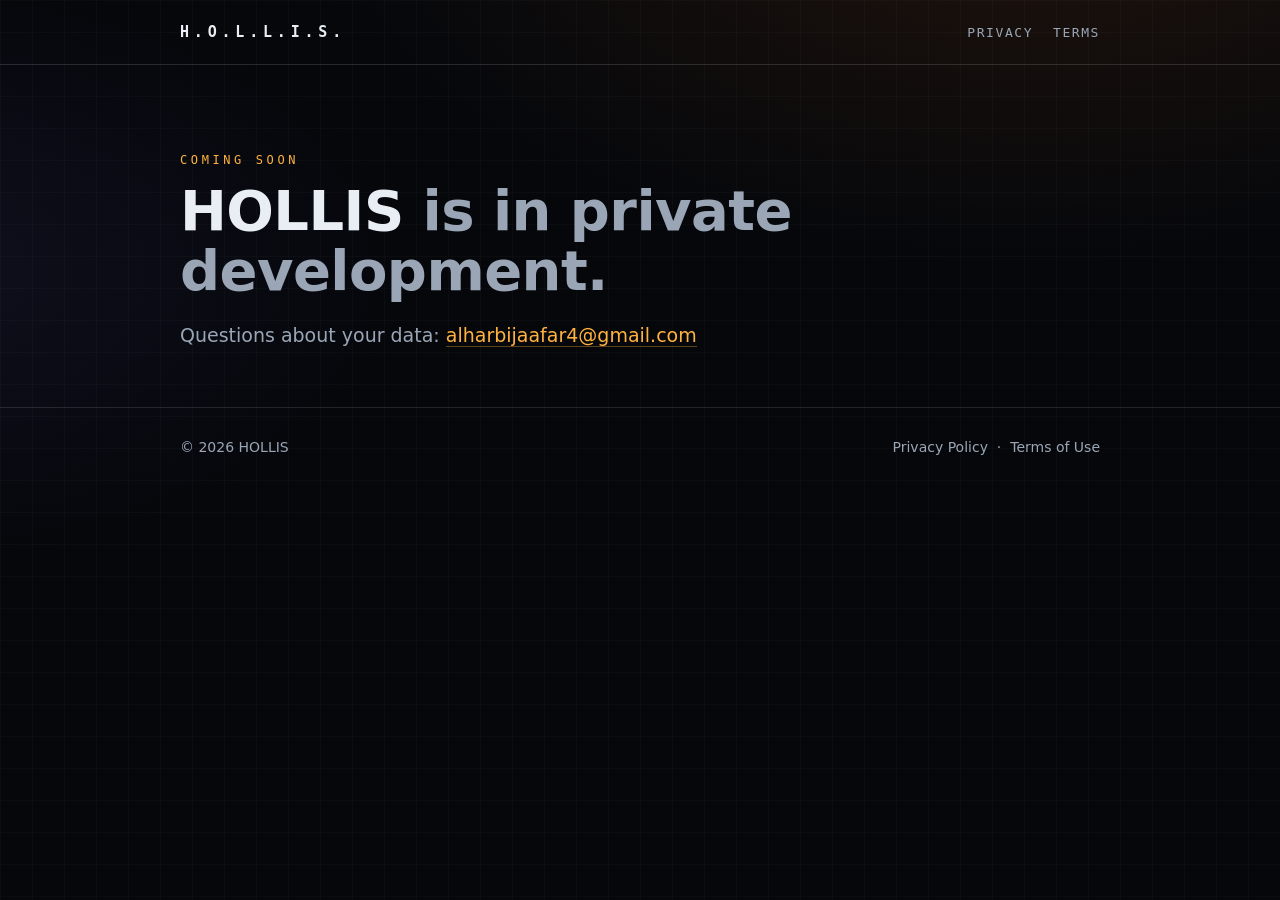
<file: index.html>
<!doctype html>
<html lang="en">
<head>
<meta charset="utf-8">
<meta name="viewport" content="width=device-width, initial-scale=1">
<meta name="robots" content="noindex, nofollow">
<title>HOLLIS</title>
<link rel="stylesheet" href="style.css">
</head>
<body>
<header class="top"><div class="wrap">
<span class="mark">H.O.L.L.I.S.</span>
<nav><a href="privacy.html">Privacy</a><a href="terms.html">Terms</a></nav>
</div></header>
<main class="wrap">
<section class="hero">
<div class="eyebrow">Coming soon</div>
<h1>HOLLIS <span class="dim">is in private development.</span></h1>
<p class="lede">Questions about your data: <a href="mailto:alharbijaafar4@gmail.com">alharbijaafar4@gmail.com</a></p>
</section>
</main>
<footer><div class="wrap">
<span>&copy; 2026 HOLLIS</span>
<span><a href="privacy.html">Privacy Policy</a> &nbsp;·&nbsp; <a href="terms.html">Terms of Use</a></span>
</div></footer>
</body>
</html>
</file>
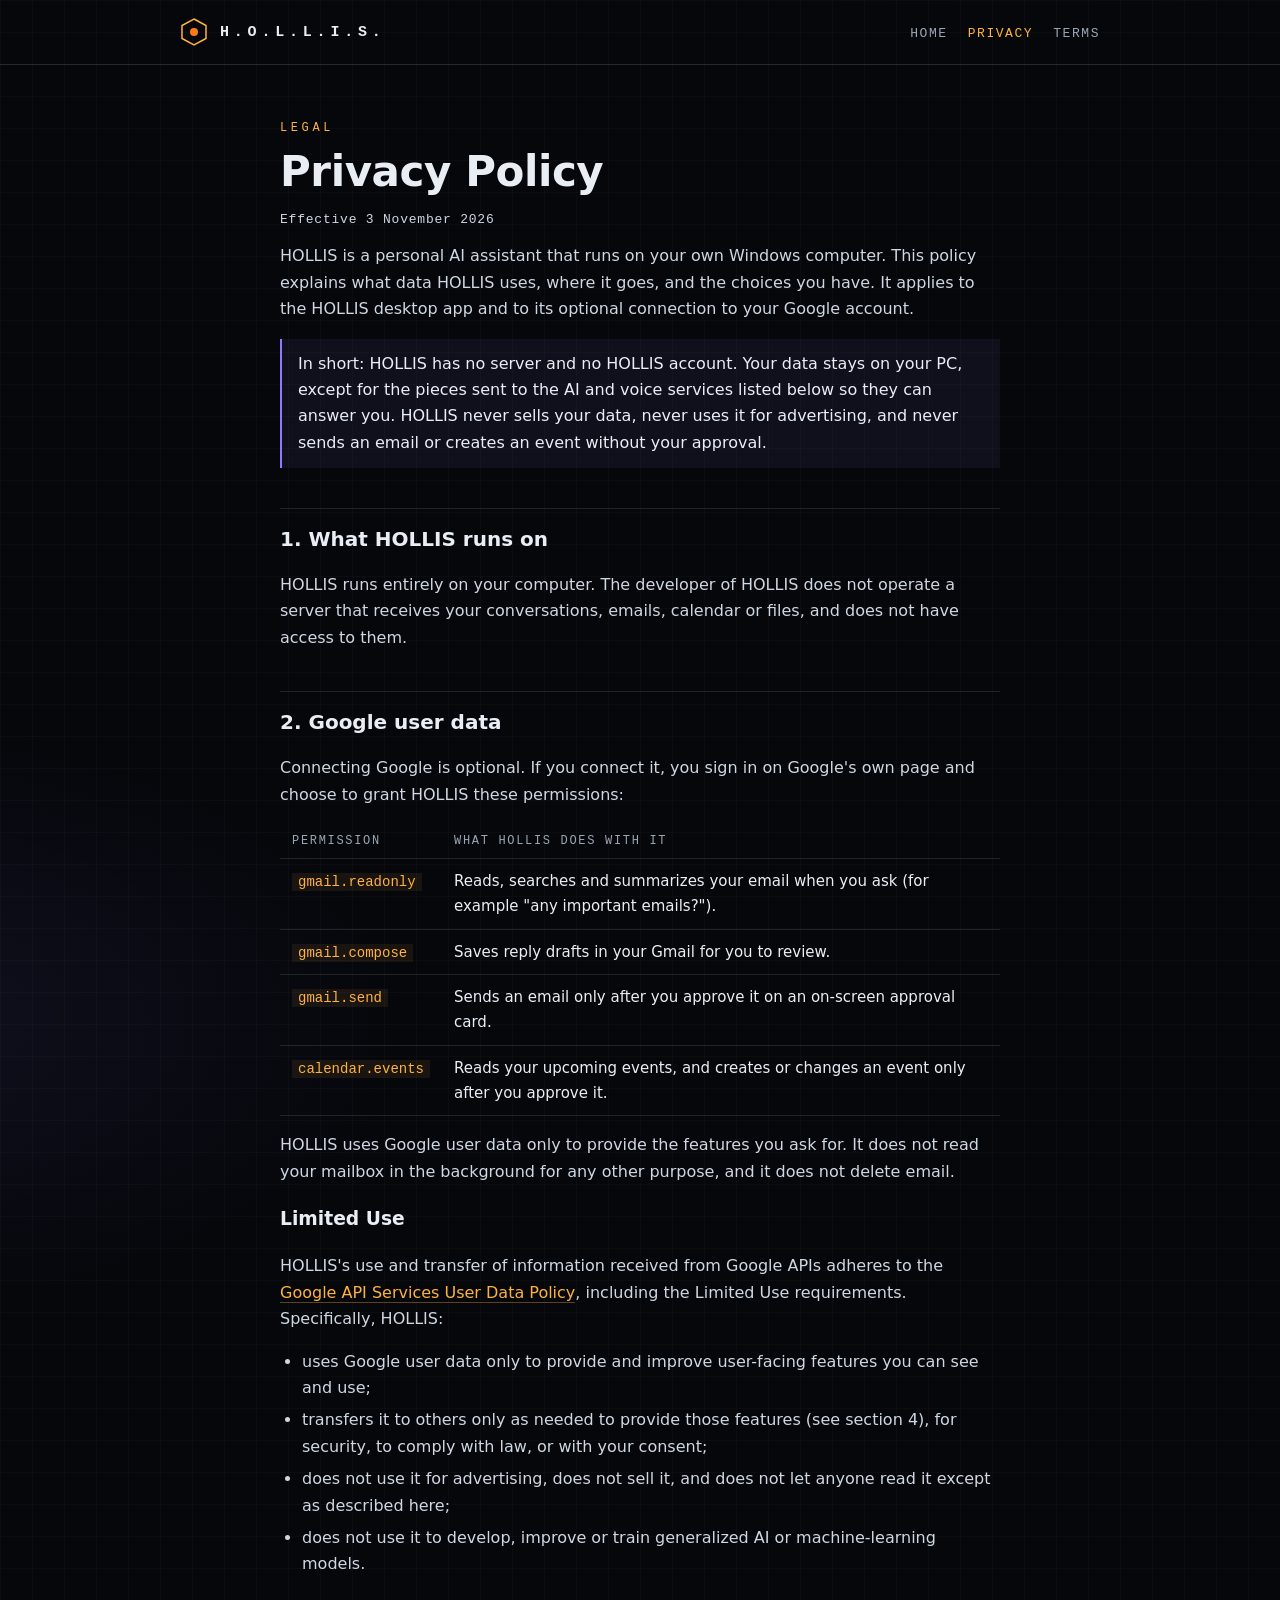
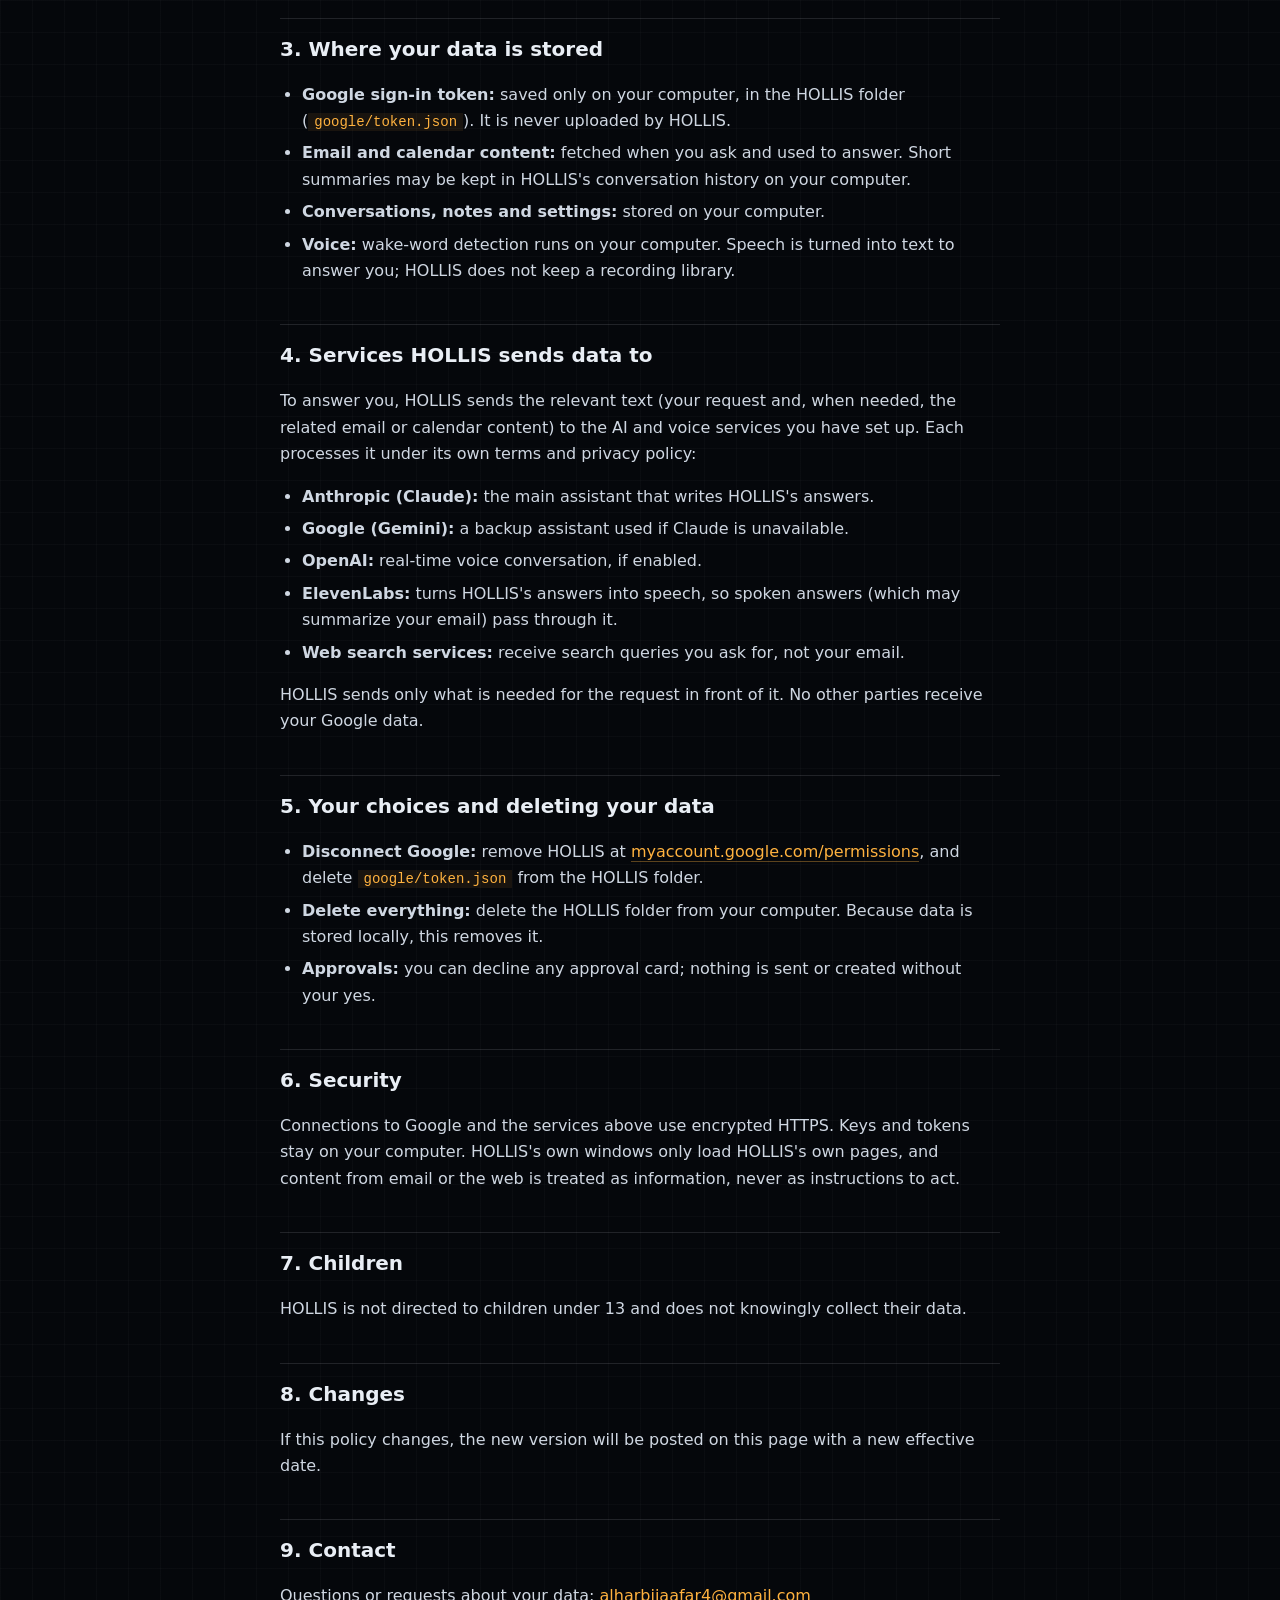
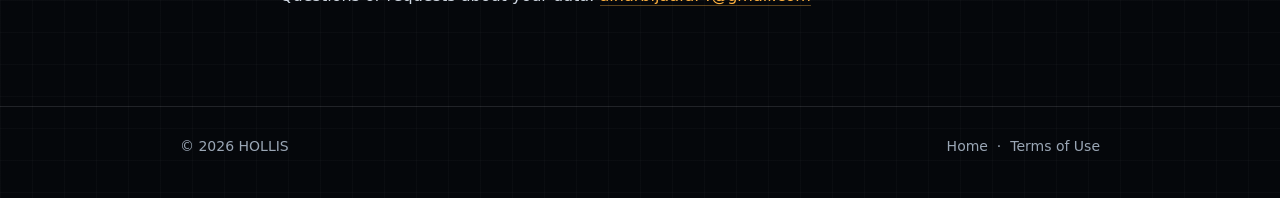
<file: privacy.html>
<!doctype html>
<html lang="en">
<head>
<meta charset="utf-8">
<meta name="viewport" content="width=device-width, initial-scale=1">
<meta name="robots" content="noindex">
<title>HOLLIS Privacy Policy</title>
<meta name="description" content="How HOLLIS handles your data, including Google user data from Gmail and Google Calendar.">
<link rel="stylesheet" href="style.css">
</head>
<body>
<header class="top"><div class="wrap">
  <a class="mark" href="index.html" aria-label="HOLLIS home">
    <svg width="28" height="28" viewBox="0 0 28 28" aria-hidden="true"><polygon points="14,1 26,7.5 26,20.5 14,27 2,20.5 2,7.5" fill="none" stroke="#ffb23f" stroke-width="1.5"/><circle cx="14" cy="14" r="4" fill="#ff7a1a"/></svg>
    H.O.L.L.I.S.
  </a>
  <nav><a href="index.html">Home</a><a href="privacy.html" aria-current="page">Privacy</a><a href="terms.html">Terms</a></nav>
</div></header>

<main class="wrap doc">
  <div class="eyebrow">Legal</div>
  <h1>Privacy Policy</h1>
  <p class="meta">Effective 3 November 2026</p>

  <p>HOLLIS is a personal AI assistant that runs on your own Windows computer. This policy explains what data
    HOLLIS uses, where it goes, and the choices you have. It applies to the HOLLIS desktop app and to its optional
    connection to your Google account.</p>

  <div class="note">In short: HOLLIS has no server and no HOLLIS account. Your data stays on your PC, except
    for the pieces sent to the AI and voice services listed below so they can answer you. HOLLIS never sells your
    data, never uses it for advertising, and never sends an email or creates an event without your approval.</div>

  <h2>1. What HOLLIS runs on</h2>
  <p>HOLLIS runs entirely on your computer. The developer of HOLLIS does not operate a server that receives your
    conversations, emails, calendar or files, and does not have access to them.</p>

  <h2>2. Google user data</h2>
  <p>Connecting Google is optional. If you connect it, you sign in on Google's own page and choose to grant
    HOLLIS these permissions:</p>
  <table>
    <thead><tr><th>Permission</th><th>What HOLLIS does with it</th></tr></thead>
    <tbody>
      <tr><td><code>gmail.readonly</code></td><td>Reads, searches and summarizes your email when you ask (for example "any important emails?").</td></tr>
      <tr><td><code>gmail.compose</code></td><td>Saves reply drafts in your Gmail for you to review.</td></tr>
      <tr><td><code>gmail.send</code></td><td>Sends an email only after you approve it on an on-screen approval card.</td></tr>
      <tr><td><code>calendar.events</code></td><td>Reads your upcoming events, and creates or changes an event only after you approve it.</td></tr>
    </tbody>
  </table>
  <p>HOLLIS uses Google user data only to provide the features you ask for. It does not read your mailbox in the
    background for any other purpose, and it does not delete email.</p>

  <h3>Limited Use</h3>
  <p>HOLLIS's use and transfer of information received from Google APIs adheres to the
    <a href="https://developers.google.com/terms/api-services-user-data-policy">Google API Services User Data Policy</a>,
    including the Limited Use requirements. Specifically, HOLLIS:</p>
  <ul>
    <li>uses Google user data only to provide and improve user-facing features you can see and use;</li>
    <li>transfers it to others only as needed to provide those features (see section 4), for security, to comply with law, or with your consent;</li>
    <li>does not use it for advertising, does not sell it, and does not let anyone read it except as described here;</li>
    <li>does not use it to develop, improve or train generalized AI or machine-learning models.</li>
  </ul>

  <h2>3. Where your data is stored</h2>
  <ul>
    <li><strong>Google sign-in token:</strong> saved only on your computer, in the HOLLIS folder (<code>google/token.json</code>). It is never uploaded by HOLLIS.</li>
    <li><strong>Email and calendar content:</strong> fetched when you ask and used to answer. Short summaries may be kept in HOLLIS's conversation history on your computer.</li>
    <li><strong>Conversations, notes and settings:</strong> stored on your computer.</li>
    <li><strong>Voice:</strong> wake-word detection runs on your computer. Speech is turned into text to answer you; HOLLIS does not keep a recording library.</li>
  </ul>

  <h2>4. Services HOLLIS sends data to</h2>
  <p>To answer you, HOLLIS sends the relevant text (your request and, when needed, the related email or calendar
    content) to the AI and voice services you have set up. Each processes it under its own terms and privacy policy:</p>
  <ul>
    <li><strong>Anthropic (Claude):</strong> the main assistant that writes HOLLIS's answers.</li>
    <li><strong>Google (Gemini):</strong> a backup assistant used if Claude is unavailable.</li>
    <li><strong>OpenAI:</strong> real-time voice conversation, if enabled.</li>
    <li><strong>ElevenLabs:</strong> turns HOLLIS's answers into speech, so spoken answers (which may summarize your email) pass through it.</li>
    <li><strong>Web search services:</strong> receive search queries you ask for, not your email.</li>
  </ul>
  <p>HOLLIS sends only what is needed for the request in front of it. No other parties receive your Google data.</p>

  <h2>5. Your choices and deleting your data</h2>
  <ul>
    <li><strong>Disconnect Google:</strong> remove HOLLIS at <a href="https://myaccount.google.com/permissions">myaccount.google.com/permissions</a>, and delete <code>google/token.json</code> from the HOLLIS folder.</li>
    <li><strong>Delete everything:</strong> delete the HOLLIS folder from your computer. Because data is stored locally, this removes it.</li>
    <li><strong>Approvals:</strong> you can decline any approval card; nothing is sent or created without your yes.</li>
  </ul>

  <h2>6. Security</h2>
  <p>Connections to Google and the services above use encrypted HTTPS. Keys and tokens stay on your computer.
    HOLLIS's own windows only load HOLLIS's own pages, and content from email or the web is treated as information,
    never as instructions to act.</p>

  <h2>7. Children</h2>
  <p>HOLLIS is not directed to children under 13 and does not knowingly collect their data.</p>

  <h2>8. Changes</h2>
  <p>If this policy changes, the new version will be posted on this page with a new effective date.</p>

  <h2>9. Contact</h2>
  <p>Questions or requests about your data: <a href="mailto:alharbijaafar4@gmail.com">alharbijaafar4@gmail.com</a></p>
</main>

<footer><div class="wrap">
  <span>&copy; 2026 HOLLIS</span>
  <span><a href="index.html">Home</a> &nbsp;·&nbsp; <a href="terms.html">Terms of Use</a></span>
</div></footer>
</body>
</html>
</file>
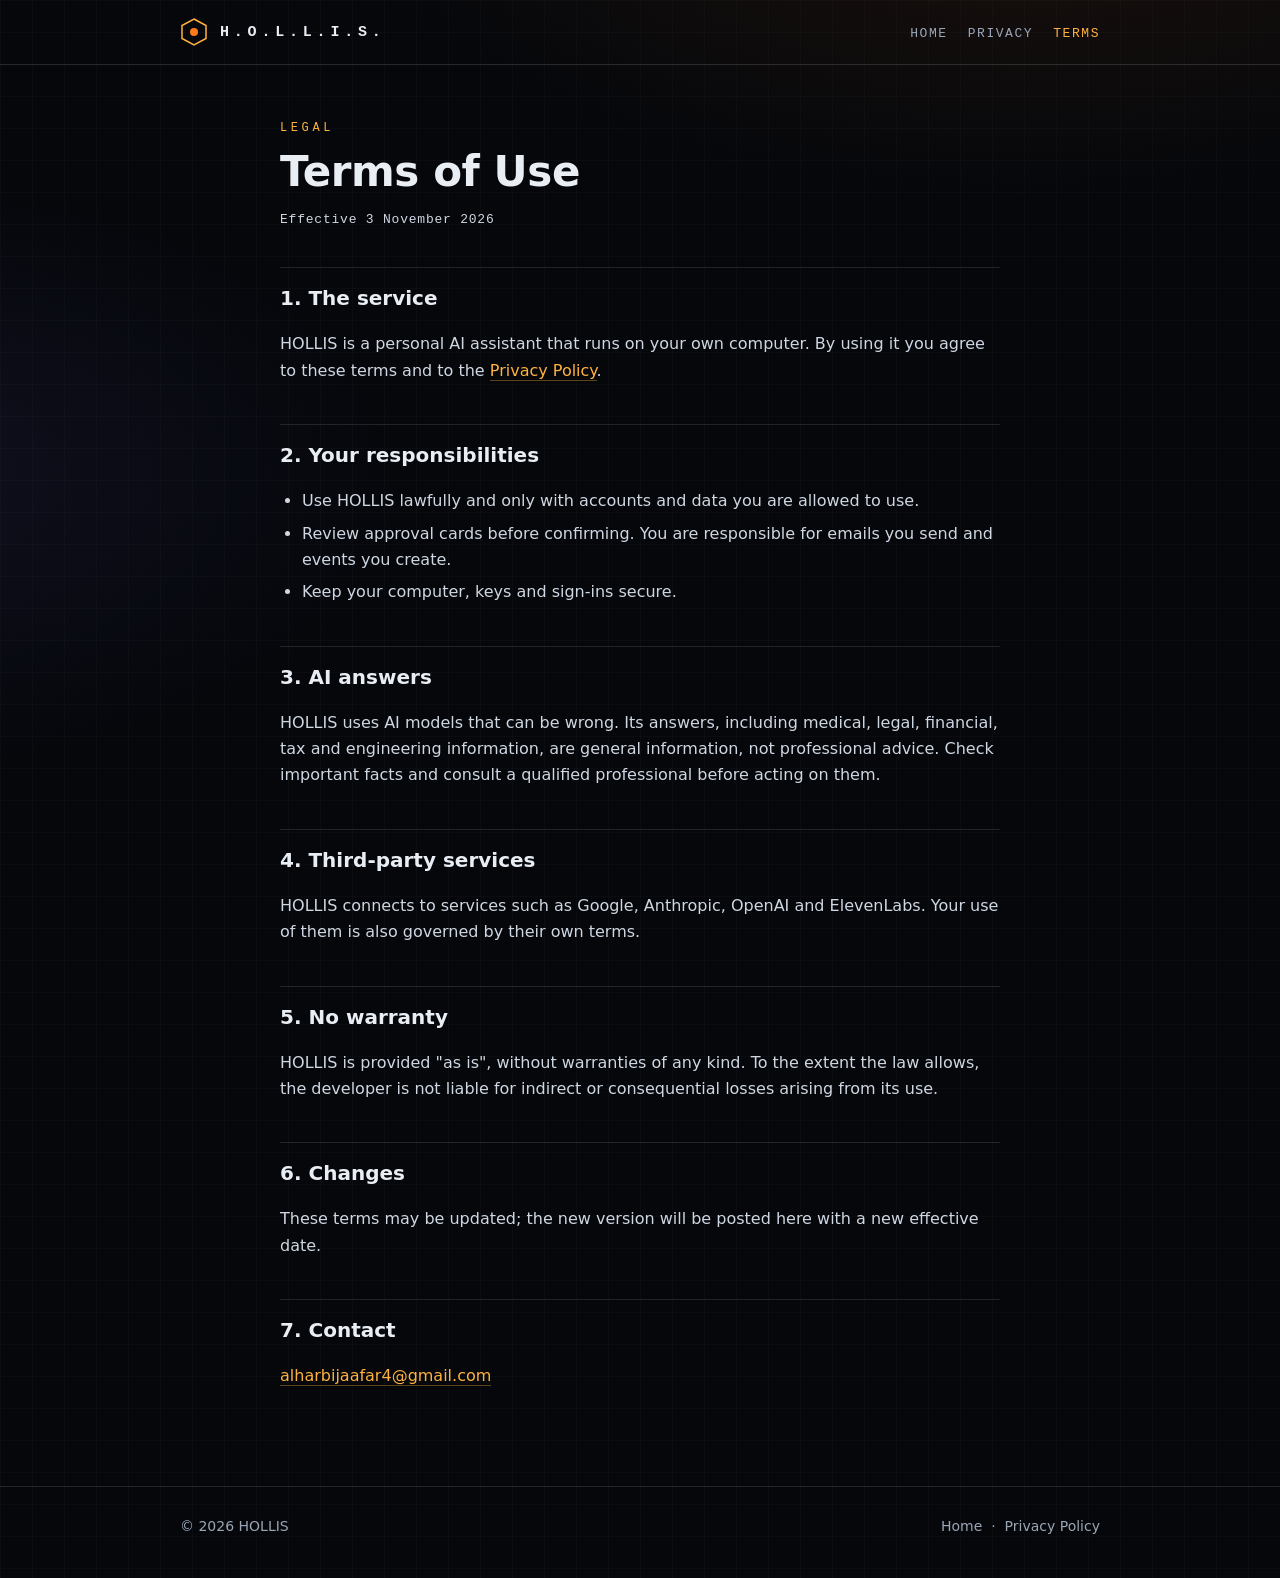
<file: terms.html>
<!doctype html>
<html lang="en">
<head>
<meta charset="utf-8">
<meta name="viewport" content="width=device-width, initial-scale=1">
<meta name="robots" content="noindex">
<title>HOLLIS Terms of Use</title>
<meta name="description" content="Terms of use for the HOLLIS personal AI assistant.">
<link rel="stylesheet" href="style.css">
</head>
<body>
<header class="top"><div class="wrap">
  <a class="mark" href="index.html" aria-label="HOLLIS home">
    <svg width="28" height="28" viewBox="0 0 28 28" aria-hidden="true"><polygon points="14,1 26,7.5 26,20.5 14,27 2,20.5 2,7.5" fill="none" stroke="#ffb23f" stroke-width="1.5"/><circle cx="14" cy="14" r="4" fill="#ff7a1a"/></svg>
    H.O.L.L.I.S.
  </a>
  <nav><a href="index.html">Home</a><a href="privacy.html">Privacy</a><a href="terms.html" aria-current="page">Terms</a></nav>
</div></header>

<main class="wrap doc">
  <div class="eyebrow">Legal</div>
  <h1>Terms of Use</h1>
  <p class="meta">Effective 3 November 2026</p>

  <h2>1. The service</h2>
  <p>HOLLIS is a personal AI assistant that runs on your own computer. By using it you agree to these terms and to
    the <a href="privacy.html">Privacy Policy</a>.</p>

  <h2>2. Your responsibilities</h2>
  <ul>
    <li>Use HOLLIS lawfully and only with accounts and data you are allowed to use.</li>
    <li>Review approval cards before confirming. You are responsible for emails you send and events you create.</li>
    <li>Keep your computer, keys and sign-ins secure.</li>
  </ul>

  <h2>3. AI answers</h2>
  <p>HOLLIS uses AI models that can be wrong. Its answers, including medical, legal, financial, tax and
    engineering information, are general information, not professional advice. Check important facts and consult a
    qualified professional before acting on them.</p>

  <h2>4. Third-party services</h2>
  <p>HOLLIS connects to services such as Google, Anthropic, OpenAI and ElevenLabs. Your use of them is also
    governed by their own terms.</p>

  <h2>5. No warranty</h2>
  <p>HOLLIS is provided "as is", without warranties of any kind. To the extent the law allows, the developer is not
    liable for indirect or consequential losses arising from its use.</p>

  <h2>6. Changes</h2>
  <p>These terms may be updated; the new version will be posted here with a new effective date.</p>

  <h2>7. Contact</h2>
  <p><a href="mailto:alharbijaafar4@gmail.com">alharbijaafar4@gmail.com</a></p>
</main>

<footer><div class="wrap">
  <span>&copy; 2026 HOLLIS</span>
  <span><a href="index.html">Home</a> &nbsp;·&nbsp; <a href="privacy.html">Privacy Policy</a></span>
</div></footer>
</body>
</html>
</file>
<file: style.css>
:root {
  --bg: #05070b;
  --panel: rgba(18, 24, 33, .72);
  --line: rgba(233, 238, 245, .12);
  --text: #e9eef5;
  --muted: #9aa6b5;
  --amber: #ffb23f;
  --ember: #ff7a1a;
  --violet: #8c7bff;
  --green: #6cffb4;
  --mono: ui-monospace, "Cascadia Code", "JetBrains Mono", Consolas, monospace;
  --sans: "Segoe UI", system-ui, -apple-system, Roboto, Helvetica, Arial, sans-serif;
}
* { box-sizing: border-box; }
html { -webkit-text-size-adjust: 100%; }
body {
  margin: 0; background: var(--bg); color: var(--text); font: 16px/1.65 var(--sans);
  background-image:
    radial-gradient(1200px 600px at 80% -10%, rgba(255, 122, 26, .10), transparent 60%),
    radial-gradient(900px 500px at -10% 30%, rgba(140, 123, 255, .08), transparent 60%),
    linear-gradient(rgba(233, 238, 245, .025) 1px, transparent 1px),
    linear-gradient(90deg, rgba(233, 238, 245, .025) 1px, transparent 1px);
  background-size: auto, auto, 32px 32px, 32px 32px;
  min-height: 100vh;
}
a { color: var(--amber); text-decoration: none; border-bottom: 1px solid rgba(255, 178, 63, .35); }
a:hover { border-bottom-color: var(--amber); }
.wrap { max-width: 960px; margin: 0 auto; padding: 0 20px; }
header.top { border-bottom: 1px solid var(--line); }
header.top .wrap { display: flex; align-items: center; justify-content: space-between; height: 64px; gap: 16px; }
.mark { display: flex; align-items: center; gap: 12px; font: 600 15px var(--mono); letter-spacing: .32em; color: var(--text); border: 0; }
.mark svg { flex: none; }
nav a { font: 13px var(--mono); letter-spacing: .12em; text-transform: uppercase; color: var(--muted); border: 0; margin-left: 20px; }
nav a:hover, nav a[aria-current] { color: var(--amber); }
.hero { padding: 88px 0 56px; }
.eyebrow { font: 12px var(--mono); letter-spacing: .3em; text-transform: uppercase; color: var(--amber); }
h1 { font-size: clamp(34px, 6vw, 56px); line-height: 1.08; margin: 14px 0 18px; letter-spacing: -.01em; }
h1 .dim { color: var(--muted); }
.lede { font-size: 19px; color: var(--muted); max-width: 640px; margin: 0; }
.grid { display: grid; grid-template-columns: repeat(auto-fit, minmax(240px, 1fr)); gap: 16px; margin: 8px 0 72px; }
.card {
  background: var(--panel); border: 1px solid var(--line); padding: 22px 22px 20px; position: relative;
  clip-path: polygon(0 0, calc(100% - 14px) 0, 100% 14px, 100% 100%, 14px 100%, 0 calc(100% - 14px));
}
.card::before { content: ""; position: absolute; left: 0; top: 0; width: 28px; height: 2px; background: var(--amber); }
.card h3 { margin: 0 0 6px; font-size: 17px; }
.card p { margin: 0; color: var(--muted); font-size: 15px; }
.tag { font: 11px var(--mono); letter-spacing: .2em; color: var(--green); text-transform: uppercase; }
section h2 { font-size: 24px; margin: 0 0 12px; }
.doc { padding: 56px 20px 80px; max-width: 760px; }
.doc h1 { font-size: clamp(30px, 5vw, 42px); }
.doc h2 { font-size: 20px; margin: 40px 0 10px; padding-top: 14px; border-top: 1px solid var(--line); }
.doc p, .doc li { color: #cfd7e2; }
.doc ul { padding-left: 22px; }
.doc li { margin: 6px 0; }
.doc code { font: 14px var(--mono); color: var(--amber); background: rgba(255, 178, 63, .08); padding: 1px 6px; }
.meta { font: 13px var(--mono); color: var(--muted); letter-spacing: .06em; }
table { width: 100%; border-collapse: collapse; margin: 12px 0; font-size: 15px; }
th, td { text-align: left; vertical-align: top; padding: 10px 12px; border-bottom: 1px solid var(--line); }
th { font: 12px var(--mono); letter-spacing: .14em; text-transform: uppercase; color: var(--muted); font-weight: 400; }
td code { white-space: nowrap; }
.note { border-left: 2px solid var(--violet); background: rgba(140, 123, 255, .07); padding: 12px 16px; margin: 16px 0; }
footer { border-top: 1px solid var(--line); padding: 28px 0 40px; color: var(--muted); font-size: 14px; }
footer .wrap { display: flex; flex-wrap: wrap; gap: 8px 24px; justify-content: space-between; }
footer a { color: var(--muted); border: 0; }
footer a:hover { color: var(--amber); }
@media (max-width: 560px) {
  header.top .wrap { height: auto; padding-top: 14px; padding-bottom: 14px; flex-wrap: wrap; }
  nav a { margin: 0 16px 0 0; }
  .hero { padding: 56px 0 40px; }
  table, thead, tbody, tr, th, td { display: block; }
  thead { display: none; }
  td { border: 0; padding: 4px 0; }
  tr { border-bottom: 1px solid var(--line); padding: 10px 0; }
}
</file>
